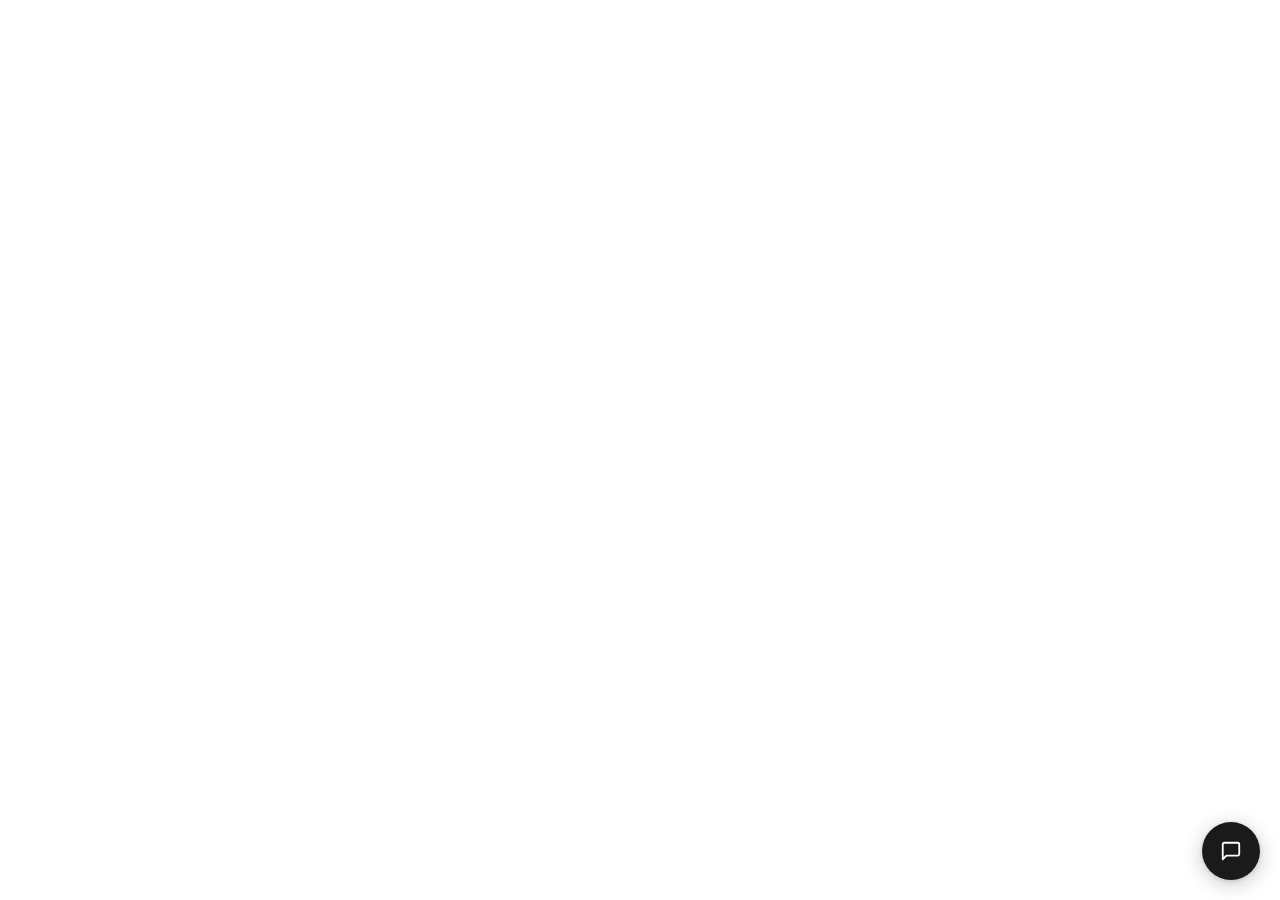
<file: templates/base_chatbot/index.html>
<!DOCTYPE html>
<html lang="en">
<head>
  <meta charset="UTF-8">
  <meta name="viewport" content="width=device-width, initial-scale=1.0">
  <title>Chat</title>
  <link id="google-fonts" rel="stylesheet" href="">
  <link rel="stylesheet" href="/static/chatbot-style.css">
</head>
<body>

  <!-- Floating toggle button -->
  <button id="chat-toggle" aria-label="Open chat">
    <span id="toggle-icon-open">
      <svg viewBox="0 0 24 24" fill="none"><path d="M21 15a2 2 0 0 1-2 2H7l-4 4V5a2 2 0 0 1 2-2h14a2 2 0 0 1 2 2z" stroke="currentColor" stroke-width="2" stroke-linejoin="round"/></svg>
    </span>
    <span id="toggle-icon-close">
      <svg viewBox="0 0 24 24" fill="none"><path d="M18 6L6 18M6 6l12 12" stroke="currentColor" stroke-width="2.5" stroke-linecap="round"/></svg>
    </span>
  </button>

  <!-- Chat panel -->
  <div id="chat-panel" aria-hidden="true">

    <div id="chat-header">
      <div id="chat-header-left">
        <div id="chat-avatar"></div>
        <div id="chat-header-info">
          <span id="chat-bot-name">Assistant</span>
          <span id="chat-status"><span class="status-dot"></span>Online</span>
        </div>
      </div>
    </div>

    <!-- Capture overlay: shown for Tier 2+ on first visit -->
    <div id="capture-overlay" hidden>
      <form id="capture-form" novalidate>
        <p id="capture-title">Avant de commencer</p>
        <p id="capture-subtitle">Entrez vos coordonnées pour démarrer la conversation.</p>
        <input type="text"  id="capture-name"  placeholder="Votre nom"   autocomplete="name">
        <input type="email" id="capture-email" placeholder="Votre email"  autocomplete="email">
        <button type="submit" id="capture-btn">Commencer →</button>
        <p id="capture-error" hidden></p>
      </form>
    </div>

    <div id="chat-messages" role="log" aria-live="polite"></div>

    <div id="typing-indicator" hidden>
      <div class="message bot">
        <div class="message-avatar" id="typing-avatar"></div>
        <div class="typing-dots"><span></span><span></span><span></span></div>
      </div>
    </div>

    <div id="error-banner" hidden></div>

    <div id="quick-replies" hidden></div>

    <div id="chat-input-area">
      <div class="input-wrap">
        <input type="text" id="chat-input" placeholder="Write a message…" autocomplete="off" maxlength="2000">
        <button id="send-btn" aria-label="Send">
          <svg viewBox="0 0 24 24" fill="none"><path d="M5 12H19M19 12L12 5M19 12L12 19" stroke="currentColor" stroke-width="2.5" stroke-linecap="round" stroke-linejoin="round"/></svg>
        </button>
      </div>
    </div>

  </div>

  <script src="/static/chatbot.js"></script>
</body>
</html>
</file>
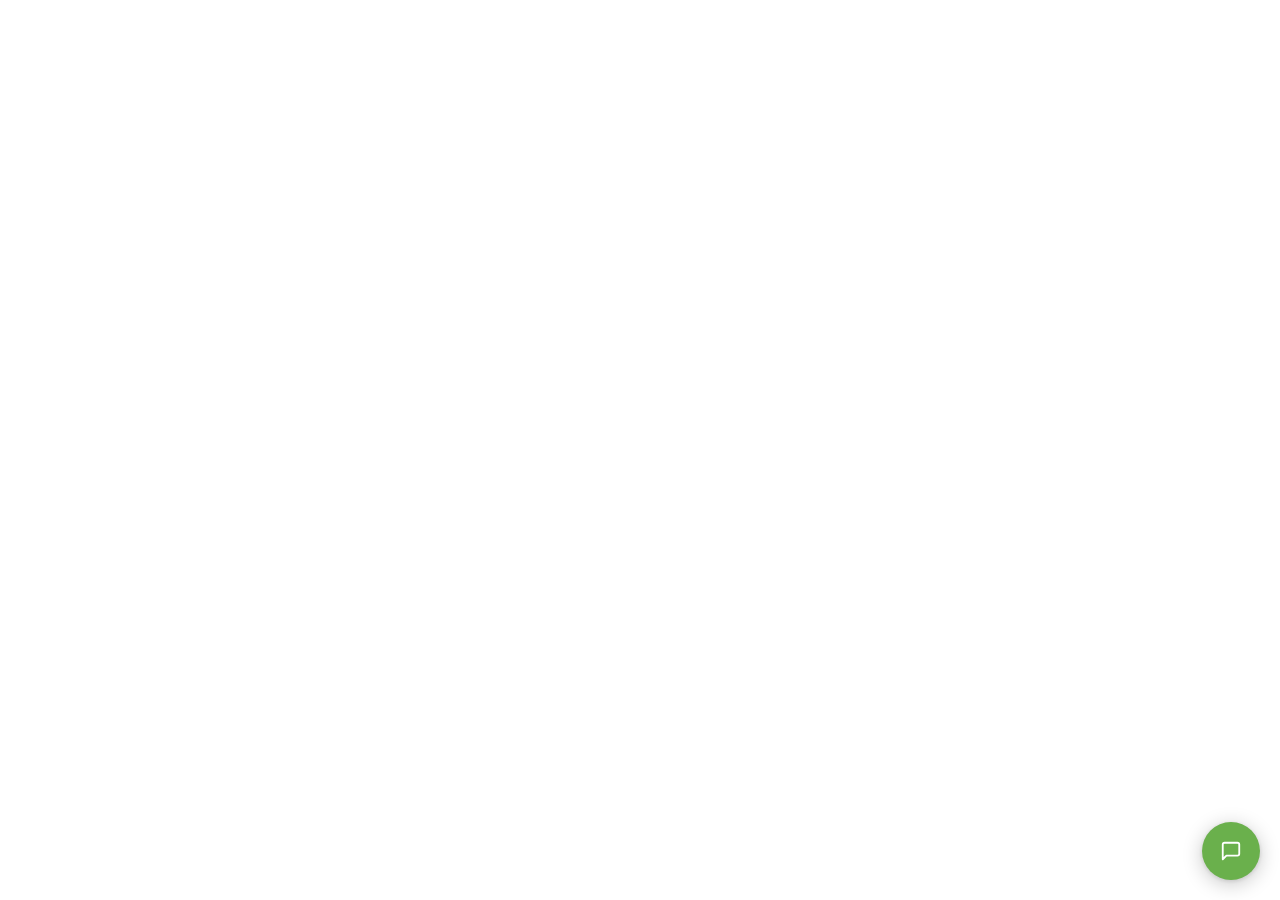
<file: clients/amenagement_paysager_rav/chatbot/index.html>
<!DOCTYPE html>
<html lang="en">
<head>
  <meta charset="UTF-8">
  <meta name="viewport" content="width=device-width, initial-scale=1.0">
  <title>Chat</title>
  <link id="google-fonts" rel="stylesheet" href="">
  <link rel="stylesheet" href="style.css">
</head>
<body>

  <!-- Floating toggle button -->
  <button id="chat-toggle" aria-label="Open chat">
    <span id="toggle-icon-open">
      <svg viewBox="0 0 24 24" fill="none"><path d="M21 15a2 2 0 0 1-2 2H7l-4 4V5a2 2 0 0 1 2-2h14a2 2 0 0 1 2 2z" stroke="currentColor" stroke-width="2" stroke-linejoin="round"/></svg>
    </span>
    <span id="toggle-icon-close">
      <svg viewBox="0 0 24 24" fill="none"><path d="M18 6L6 18M6 6l12 12" stroke="currentColor" stroke-width="2.5" stroke-linecap="round"/></svg>
    </span>
  </button>

  <!-- Chat panel -->
  <div id="chat-panel" aria-hidden="true">

    <div id="chat-header">
      <div id="chat-header-left">
        <div id="chat-avatar"></div>
        <div id="chat-header-info">
          <span id="chat-bot-name">Assistant</span>
          <span id="chat-status"><span class="status-dot"></span>Online</span>
        </div>
      </div>
    </div>

    <!-- Capture overlay: shown for Tier 2+ on first visit -->
    <div id="capture-overlay" hidden>
      <form id="capture-form" novalidate>
        <p id="capture-title">Avant de commencer</p>
        <p id="capture-subtitle">Entrez vos coordonnées pour démarrer la conversation.</p>
        <input type="text"  id="capture-name"  placeholder="Votre nom"   autocomplete="name">
        <input type="email" id="capture-email" placeholder="Votre email"  autocomplete="email">
        <button type="submit" id="capture-btn">Commencer →</button>
        <p id="capture-error" hidden></p>
      </form>
    </div>

    <div id="chat-messages" role="log" aria-live="polite"></div>

    <div id="typing-indicator" hidden>
      <div class="message bot">
        <div class="message-avatar" id="typing-avatar"></div>
        <div class="typing-dots"><span></span><span></span><span></span></div>
      </div>
    </div>

    <div id="error-banner" hidden></div>

    <div id="quick-replies" hidden></div>

    <div id="chat-input-area">
      <div class="input-wrap">
        <input type="text" id="chat-input" placeholder="Write a message…" autocomplete="off" maxlength="2000">
        <button id="send-btn" aria-label="Send">
          <svg viewBox="0 0 24 24" fill="none"><path d="M5 12H19M19 12L12 5M19 12L12 19" stroke="currentColor" stroke-width="2.5" stroke-linecap="round" stroke-linejoin="round"/></svg>
        </button>
      </div>
    </div>

  </div>

  <script src="chatbot.js"></script>
</body>
</html>
</file>
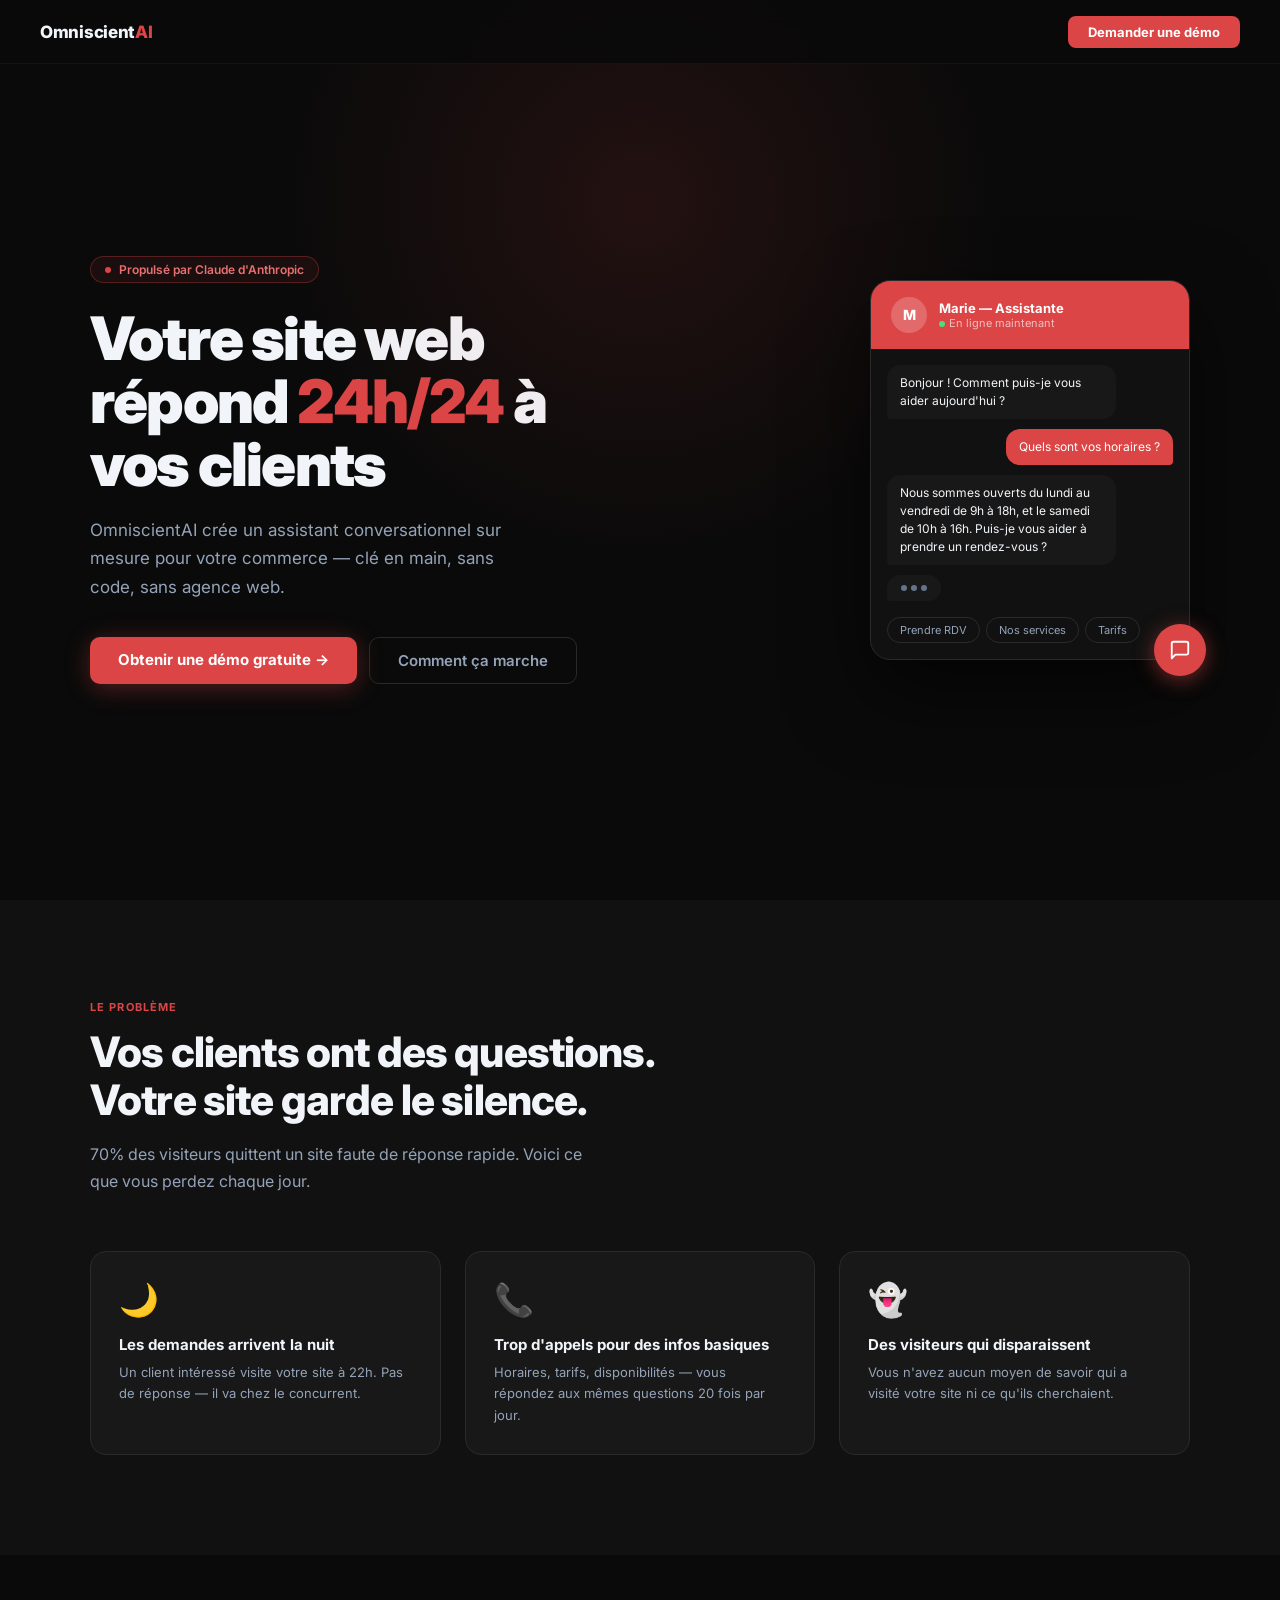
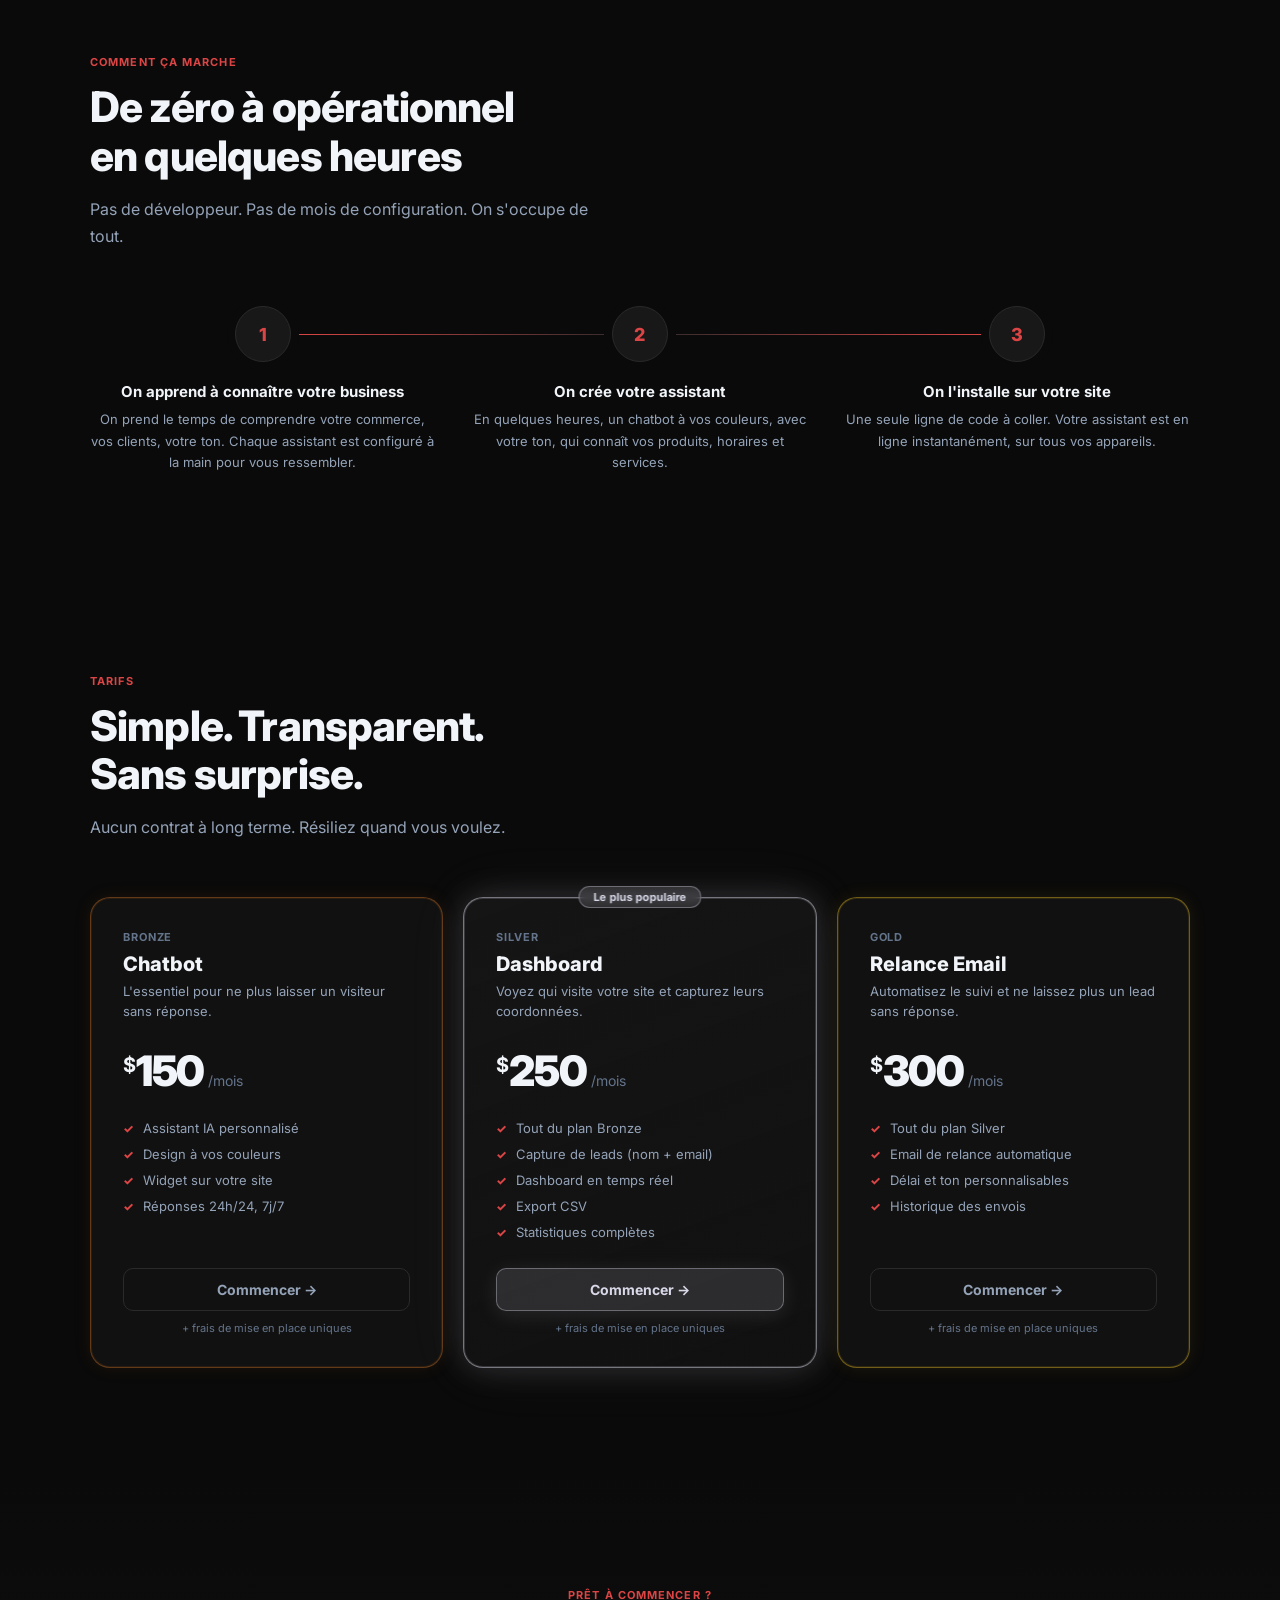
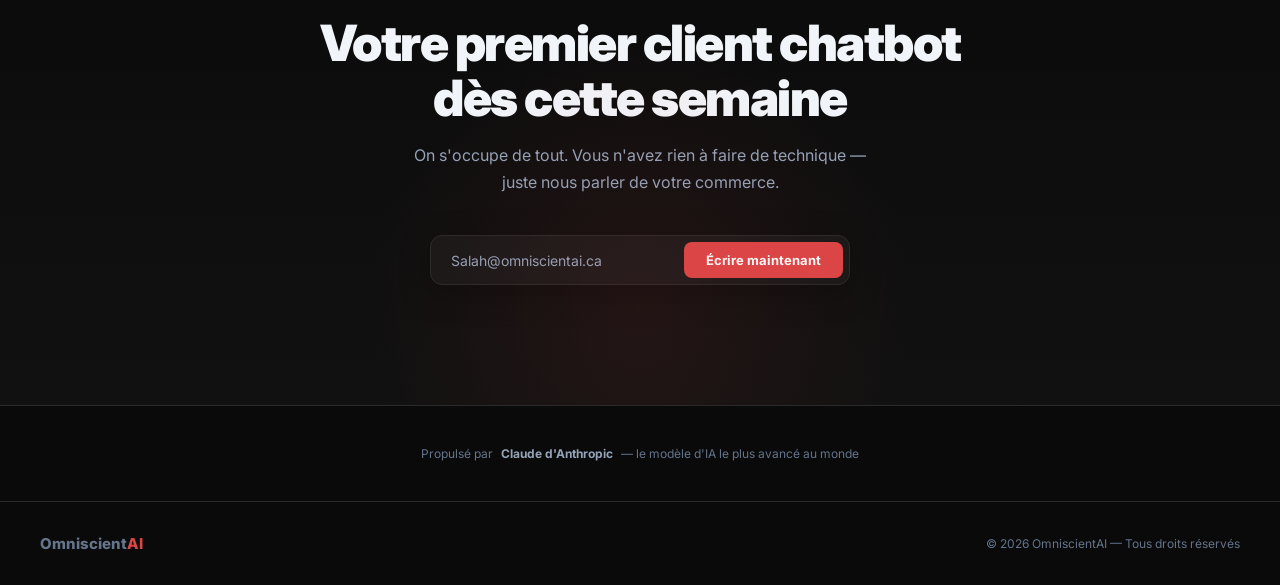
<file: templates/landing.html>
<!DOCTYPE html>
<html lang="fr">
<head>
<meta charset="UTF-8">
<meta name="viewport" content="width=device-width,initial-scale=1">
<title>OmniscientAI — Le chatbot IA pour votre commerce</title>
<meta name="description" content="Transformez votre site web en vendeur 24h/24. OmniscientAI crée un chatbot personnalisé pour votre commerce, sur mesure et clé en main.">
<link rel="preconnect" href="https://fonts.googleapis.com">
<link href="https://fonts.googleapis.com/css2?family=Inter:wght@400;500;600;700;800;900&display=swap" rel="stylesheet">
<style>
*, *::before, *::after { box-sizing: border-box; margin: 0; padding: 0; }

:root {
  --red:    #dc4545;
  --red-dk: #b83535;
  --bg:     #0a0a0a;
  --s1:     #111111;
  --s2:     #181818;
  --s3:     #222222;
  --border: #2a2a2a;
  --text:   #f1f5f9;
  --muted:  #64748b;
  --subtle: #94a3b8;
}

html { scroll-behavior: smooth; }
body { font-family: 'Inter', sans-serif; background: var(--bg); color: var(--text); -webkit-font-smoothing: antialiased; overflow-x: hidden; }

a { text-decoration: none; color: inherit; }

/* ── NAV ─────────────────────────────────────────────────────── */
nav {
  position: fixed; top: 0; left: 0; right: 0; z-index: 100;
  display: flex; align-items: center; justify-content: space-between;
  padding: 0 40px; height: 64px;
  background: rgba(10,10,10,.85); backdrop-filter: blur(12px);
  border-bottom: 1px solid rgba(255,255,255,.04);
}
.nav-logo { font-size: 17px; font-weight: 800; letter-spacing: -.3px; }
.nav-logo span { color: var(--red); }
.nav-cta {
  background: var(--red); color: #fff;
  padding: 8px 20px; border-radius: 8px;
  font-size: 13px; font-weight: 700;
  transition: background .15s, transform .1s;
}
.nav-cta:hover { background: var(--red-dk); transform: translateY(-1px); }

/* ── HERO ────────────────────────────────────────────────────── */
.hero {
  min-height: 100vh;
  display: flex; align-items: center; justify-content: center;
  padding: 120px 40px 80px;
  position: relative; overflow: hidden;
}
.hero-glow {
  position: absolute; top: -200px; left: 50%; transform: translateX(-50%);
  width: 800px; height: 800px;
  background: radial-gradient(circle, rgba(220,69,69,.12) 0%, transparent 65%);
  pointer-events: none;
}
.hero-inner {
  max-width: 1100px; width: 100%; margin: 0 auto;
  display: grid; grid-template-columns: 1fr 1fr; gap: 64px; align-items: center;
}
.hero-badge {
  display: inline-flex; align-items: center; gap: 8px;
  padding: 5px 14px; border-radius: 99px;
  border: 1px solid rgba(220,69,69,.3);
  background: rgba(220,69,69,.08);
  font-size: 12px; font-weight: 600; color: #e87070;
  margin-bottom: 24px;
}
.hero-badge-dot { width: 6px; height: 6px; border-radius: 50%; background: var(--red); animation: pulse 2s infinite; }
@keyframes pulse { 0%,100%{opacity:1;transform:scale(1)} 50%{opacity:.5;transform:scale(.8)} }

.hero h1 { font-size: clamp(38px,5vw,60px); font-weight: 900; line-height: 1.05; letter-spacing: -.03em; margin-bottom: 20px; }
.hero h1 em { font-style: normal; color: var(--red); }
.hero p { font-size: 17px; color: var(--subtle); line-height: 1.65; margin-bottom: 36px; max-width: 440px; }
.hero-btns { display: flex; gap: 12px; flex-wrap: wrap; }
.btn-primary {
  background: var(--red); color: #fff;
  padding: 13px 28px; border-radius: 10px;
  font-size: 15px; font-weight: 700;
  transition: background .15s, transform .1s, box-shadow .15s;
  box-shadow: 0 4px 24px rgba(220,69,69,.35);
}
.btn-primary:hover { background: var(--red-dk); transform: translateY(-2px); box-shadow: 0 8px 32px rgba(220,69,69,.45); }
.btn-ghost {
  border: 1px solid var(--border); color: var(--subtle);
  padding: 13px 28px; border-radius: 10px;
  font-size: 15px; font-weight: 600;
  transition: border-color .15s, color .15s;
}
.btn-ghost:hover { border-color: var(--muted); color: var(--text); }

/* ── CHATBOT MOCKUP ──────────────────────────────────────────── */
.mockup {
  position: relative; display: flex; justify-content: flex-end;
}
.mockup-card {
  width: 320px; background: var(--s1);
  border: 1px solid var(--border); border-radius: 20px;
  box-shadow: 0 32px 80px rgba(0,0,0,.6);
  overflow: hidden;
}
.mockup-header {
  background: var(--red); padding: 16px 20px;
  display: flex; align-items: center; gap: 12px;
}
.mockup-avatar {
  width: 36px; height: 36px; border-radius: 50%;
  background: rgba(255,255,255,.2);
  display: flex; align-items: center; justify-content: center;
  font-weight: 800; font-size: 14px; color: #fff; flex-shrink: 0;
}
.mockup-header-info { flex: 1; }
.mockup-header-name { font-size: 13px; font-weight: 700; color: #fff; }
.mockup-header-status { font-size: 11px; color: rgba(255,255,255,.65); }
.mockup-status-dot { display: inline-block; width: 6px; height: 6px; border-radius: 50%; background: #4ade80; margin-right: 4px; }

.mockup-body { padding: 16px; display: flex; flex-direction: column; gap: 10px; }
.mockup-msg { max-width: 80%; padding: 9px 13px; border-radius: 14px; font-size: 12px; line-height: 1.5; }
.mockup-msg.bot { background: var(--s2); color: var(--text); border-bottom-left-radius: 4px; }
.mockup-msg.user { background: var(--red); color: #fff; border-bottom-right-radius: 4px; align-self: flex-end; }
.mockup-typing { display: flex; gap: 4px; padding: 10px 14px; background: var(--s2); border-radius: 14px; border-bottom-left-radius: 4px; width: fit-content; }
.mockup-typing span { width: 6px; height: 6px; border-radius: 50%; background: var(--muted); animation: typing .9s infinite; }
.mockup-typing span:nth-child(2) { animation-delay: .15s; }
.mockup-typing span:nth-child(3) { animation-delay: .3s; }
@keyframes typing { 0%,60%,100%{transform:translateY(0);opacity:.4} 30%{transform:translateY(-5px);opacity:1} }

.mockup-quick { display: flex; gap: 6px; flex-wrap: wrap; padding: 0 16px 16px; }
.mockup-chip { padding: 5px 12px; border-radius: 99px; border: 1px solid var(--border); font-size: 11px; color: var(--subtle); }

.mockup-bubble {
  position: absolute; bottom: -16px; right: -16px;
  width: 52px; height: 52px; border-radius: 50%;
  background: var(--red); box-shadow: 0 4px 20px rgba(220,69,69,.5);
  display: flex; align-items: center; justify-content: center;
}
.mockup-bubble svg { width: 22px; height: 22px; }

/* ── SECTION BASE ────────────────────────────────────────────── */
section { padding: 100px 40px; }
.section-inner { max-width: 1100px; margin: 0 auto; }
.section-label { font-size: 11px; font-weight: 700; color: var(--red); text-transform: uppercase; letter-spacing: .1em; margin-bottom: 14px; }
.section-title { font-size: clamp(28px,3.5vw,42px); font-weight: 800; letter-spacing: -.02em; line-height: 1.15; margin-bottom: 16px; }
.section-sub { font-size: 16px; color: var(--subtle); line-height: 1.7; max-width: 520px; }

/* ── PAIN POINTS ─────────────────────────────────────────────── */
.pain { background: var(--s1); }
.pain-grid { display: grid; grid-template-columns: repeat(3,1fr); gap: 24px; margin-top: 56px; }
.pain-card {
  background: var(--s2); border: 1px solid var(--border); border-radius: 16px;
  padding: 28px; transition: border-color .2s, transform .2s;
}
.pain-card:hover { border-color: rgba(220,69,69,.3); transform: translateY(-4px); }
.pain-emoji { font-size: 32px; margin-bottom: 16px; }
.pain-card h3 { font-size: 15px; font-weight: 700; margin-bottom: 8px; }
.pain-card p { font-size: 13px; color: var(--subtle); line-height: 1.65; }

/* ── HOW IT WORKS ────────────────────────────────────────────── */
.how-grid { display: grid; grid-template-columns: repeat(3,1fr); gap: 32px; margin-top: 56px; position: relative; }
.how-grid::before {
  content: '';
  position: absolute; top: 28px; left: calc(16.6% + 16px); right: calc(16.6% + 16px);
  height: 1px; background: linear-gradient(90deg, var(--red), var(--border), var(--red));
}
.how-step { text-align: center; position: relative; }
.how-num {
  width: 56px; height: 56px; border-radius: 50%;
  background: var(--s2); border: 1px solid var(--border);
  display: flex; align-items: center; justify-content: center;
  font-size: 18px; font-weight: 800; color: var(--red);
  margin: 0 auto 20px; position: relative; z-index: 1;
  box-shadow: 0 0 0 8px var(--bg);
}
.how-step h3 { font-size: 15px; font-weight: 700; margin-bottom: 8px; }
.how-step p { font-size: 13px; color: var(--subtle); line-height: 1.65; }

/* ── FEATURES ────────────────────────────────────────────────── */
.features { background: var(--s1); }
.features-grid { display: grid; grid-template-columns: repeat(3,1fr); gap: 20px; margin-top: 56px; }
.feature-card {
  background: var(--s2); border: 1px solid var(--border); border-radius: 16px;
  padding: 28px;
}
.feature-card.featured {
  border-color: rgba(220,69,69,.4);
  background: linear-gradient(135deg, rgba(220,69,69,.06), var(--s2));
}
.feat-tier { font-size: 11px; font-weight: 700; color: var(--red); text-transform: uppercase; letter-spacing: .08em; margin-bottom: 10px; }
.feat-title { font-size: 19px; font-weight: 800; margin-bottom: 6px; }
.feat-sub { font-size: 13px; color: var(--subtle); margin-bottom: 20px; line-height: 1.5; }
.feat-list { list-style: none; display: flex; flex-direction: column; gap: 9px; }
.feat-list li { font-size: 13px; color: var(--subtle); display: flex; align-items: flex-start; gap: 9px; }
.feat-list li::before { content: '✓'; color: var(--red); font-weight: 800; font-size: 12px; margin-top: 1px; flex-shrink: 0; }

/* ── PRICING ─────────────────────────────────────────────────── */
.pricing-grid { display: grid; grid-template-columns: repeat(3,1fr); gap: 20px; margin-top: 56px; }
.price-card {
  background: var(--s1); border: 1px solid var(--border); border-radius: 20px;
  padding: 32px; display: flex; flex-direction: column;
  transition: transform .2s, box-shadow .2s;
  position: relative;
}
.price-card:hover { transform: translateY(-5px); }

/* Bronze */
.price-card.bronze {
  border-color: rgba(180,100,30,.5);
  box-shadow: 0 0 18px rgba(180,100,30,.1), 0 0 0 1px rgba(180,100,30,.15) inset;
}
.price-card.bronze:hover {
  box-shadow: 0 8px 32px rgba(180,100,30,.18), 0 0 0 1px rgba(180,100,30,.25) inset;
}
/* Silver — populaire, brille plus */
.price-card.silver {
  border-color: rgba(200,200,215,.55);
  background: linear-gradient(160deg, rgba(200,200,215,.06), var(--s1));
  box-shadow: 0 0 32px rgba(200,200,215,.18), 0 0 64px rgba(200,200,215,.07), 0 0 0 1px rgba(200,200,215,.2) inset;
  animation: silver-pulse 3s ease-in-out infinite;
}
@keyframes silver-pulse {
  0%,100% { box-shadow: 0 0 32px rgba(200,200,215,.18), 0 0 64px rgba(200,200,215,.07), 0 0 0 1px rgba(200,200,215,.2) inset; }
  50%      { box-shadow: 0 0 48px rgba(200,200,215,.28), 0 0 96px rgba(200,200,215,.12), 0 0 0 1px rgba(200,200,215,.3) inset; }
}
.price-card.silver:hover {
  box-shadow: 0 8px 48px rgba(200,200,215,.35), 0 0 96px rgba(200,200,215,.15), 0 0 0 1px rgba(200,200,215,.35) inset;
  animation: none;
}
/* Gold */
.price-card.gold {
  border-color: rgba(210,170,30,.5);
  box-shadow: 0 0 18px rgba(210,170,30,.1), 0 0 0 1px rgba(210,170,30,.15) inset;
}
.price-card.gold:hover {
  box-shadow: 0 8px 32px rgba(210,170,30,.2), 0 0 0 1px rgba(210,170,30,.28) inset;
}

.popular-badge {
  position: absolute; top: -12px; left: 50%; transform: translateX(-50%);
  background: rgba(200,200,215,.15); border: 1px solid rgba(200,200,215,.4); color: #d8d8e8;
  padding: 3px 14px; border-radius: 99px;
  font-size: 11px; font-weight: 700; white-space: nowrap;
  backdrop-filter: blur(4px);
}
.price-tier { font-size: 11px; font-weight: 700; color: var(--muted); text-transform: uppercase; letter-spacing: .08em; margin-bottom: 8px; }
.price-name { font-size: 20px; font-weight: 800; margin-bottom: 6px; }
.price-desc { font-size: 13px; color: var(--subtle); margin-bottom: 24px; line-height: 1.5; }
.price-amount { margin-bottom: 24px; }
.price-amount .amount { font-size: 42px; font-weight: 900; letter-spacing: -.03em; }
.price-amount .currency { font-size: 20px; font-weight: 700; vertical-align: top; margin-top: 8px; display: inline-block; }
.price-amount .period { font-size: 14px; color: var(--muted); }
.price-list { list-style: none; display: flex; flex-direction: column; gap: 10px; flex: 1; margin-bottom: 28px; }
.price-list li { font-size: 13px; color: var(--subtle); display: flex; gap: 9px; align-items: flex-start; }
.price-list li::before { content: '✓'; color: var(--red); font-weight: 800; font-size: 12px; margin-top: 1px; flex-shrink: 0; }
.price-cta {
  display: block; text-align: center;
  padding: 12px; border-radius: 10px;
  font-size: 14px; font-weight: 700;
  border: 1px solid var(--border); color: var(--subtle);
  transition: all .15s;
}
.price-cta:hover { border-color: var(--red); color: var(--red); }
.price-setup { font-size: 11px; color: var(--muted); text-align: center; margin-top: 10px; }
.price-card.silver .price-cta {
  background: rgba(200,200,215,.15); color: #d8d8e8;
  border-color: rgba(200,200,215,.4);
  box-shadow: 0 4px 20px rgba(200,200,215,.12);
}
.price-card.silver .price-cta:hover {
  background: rgba(200,200,215,.25); border-color: rgba(200,200,215,.6);
}

/* ── CTA FINAL ───────────────────────────────────────────────── */
.cta-section {
  text-align: center; padding: 120px 40px;
  background: linear-gradient(180deg, var(--bg), var(--s1));
  position: relative; overflow: hidden;
}
.cta-glow {
  position: absolute; bottom: -200px; left: 50%; transform: translateX(-50%);
  width: 600px; height: 600px;
  background: radial-gradient(circle, rgba(220,69,69,.1) 0%, transparent 65%);
  pointer-events: none;
}
.cta-section h2 { font-size: clamp(30px,4vw,50px); font-weight: 900; letter-spacing: -.03em; margin-bottom: 16px; line-height: 1.1; }
.cta-section p { font-size: 16px; color: var(--subtle); margin-bottom: 40px; line-height: 1.65; max-width: 480px; margin-left: auto; margin-right: auto; }
.cta-email {
  display: inline-flex; align-items: center; gap: 12px;
  background: var(--s2); border: 1px solid var(--border); border-radius: 12px;
  padding: 6px 6px 6px 20px; max-width: 420px; width: 100%;
  font-size: 14px; color: var(--subtle);
  box-shadow: 0 8px 32px rgba(0,0,0,.3);
}
.cta-email a {
  background: var(--red); color: #fff;
  padding: 10px 22px; border-radius: 8px;
  font-size: 13px; font-weight: 700; white-space: nowrap;
  margin-left: auto; flex-shrink: 0;
  transition: background .15s;
}
.cta-email a:hover { background: var(--red-dk); }

/* ── POWERED BY ──────────────────────────────────────────────── */
.powered {
  text-align: center; padding: 40px;
  border-top: 1px solid var(--border);
  font-size: 12px; color: var(--muted);
  display: flex; align-items: center; justify-content: center; gap: 8px;
}
.powered strong { color: var(--subtle); }

/* ── FOOTER ──────────────────────────────────────────────────── */
footer {
  border-top: 1px solid var(--border);
  padding: 32px 40px;
  display: flex; align-items: center; justify-content: space-between;
  font-size: 12px; color: var(--muted);
}
.footer-logo { font-size: 15px; font-weight: 800; }
.footer-logo span { color: var(--red); }

/* ── RESPONSIVE ──────────────────────────────────────────────── */
@media (max-width: 900px) {
  .hero-inner { grid-template-columns: 1fr; gap: 48px; }
  .mockup { justify-content: center; }
  .pain-grid, .how-grid, .features-grid, .pricing-grid { grid-template-columns: 1fr; }
  .how-grid::before { display: none; }
  nav { padding: 0 20px; }
  section { padding: 72px 20px; }
}
</style>
</head>
<body>

<!-- NAV -->
<nav>
  <div class="nav-logo">Omniscient<span>AI</span></div>
  <a href="mailto:Salah@omniscientai.ca" class="nav-cta">Demander une démo</a>
</nav>

<!-- HERO -->
<section class="hero">
  <div class="hero-glow"></div>
  <div class="hero-inner">
    <div>
      <div class="hero-badge">
        <span class="hero-badge-dot"></span>
        Propulsé par Claude d'Anthropic
      </div>
      <h1>Votre site web répond <em>24h/24</em> à vos clients</h1>
      <p>OmniscientAI crée un assistant conversationnel sur mesure pour votre commerce — clé en main, sans code, sans agence web.</p>
      <div class="hero-btns">
        <a href="mailto:Salah@omniscientai.ca" class="btn-primary">Obtenir une démo gratuite →</a>
        <a href="#comment" class="btn-ghost">Comment ça marche</a>
      </div>
    </div>
    <div class="mockup">
      <div class="mockup-card">
        <div class="mockup-header">
          <div class="mockup-avatar">M</div>
          <div class="mockup-header-info">
            <div class="mockup-header-name">Marie — Assistante</div>
            <div class="mockup-header-status"><span class="mockup-status-dot"></span>En ligne maintenant</div>
          </div>
        </div>
        <div class="mockup-body">
          <div class="mockup-msg bot">Bonjour ! Comment puis-je vous aider aujourd'hui ?</div>
          <div class="mockup-msg user">Quels sont vos horaires ?</div>
          <div class="mockup-msg bot">Nous sommes ouverts du lundi au vendredi de 9h à 18h, et le samedi de 10h à 16h. Puis-je vous aider à prendre un rendez-vous ?</div>
          <div class="mockup-typing">
            <span></span><span></span><span></span>
          </div>
        </div>
        <div class="mockup-quick">
          <span class="mockup-chip">Prendre RDV</span>
          <span class="mockup-chip">Nos services</span>
          <span class="mockup-chip">Tarifs</span>
        </div>
      </div>
      <div class="mockup-bubble">
        <svg fill="none" viewBox="0 0 24 24" stroke="#fff" stroke-width="2"><path stroke-linecap="round" stroke-linejoin="round" d="M21 15a2 2 0 0 1-2 2H7l-4 4V5a2 2 0 0 1 2-2h14a2 2 0 0 1 2 2z"/></svg>
      </div>
    </div>
  </div>
</section>

<!-- PAIN POINTS -->
<section class="pain">
  <div class="section-inner">
    <div class="section-label">Le problème</div>
    <h2 class="section-title">Vos clients ont des questions.<br>Votre site garde le silence.</h2>
    <p class="section-sub">70% des visiteurs quittent un site faute de réponse rapide. Voici ce que vous perdez chaque jour.</p>
    <div class="pain-grid">
      <div class="pain-card">
        <div class="pain-emoji">🌙</div>
        <h3>Les demandes arrivent la nuit</h3>
        <p>Un client intéressé visite votre site à 22h. Pas de réponse — il va chez le concurrent.</p>
      </div>
      <div class="pain-card">
        <div class="pain-emoji">📞</div>
        <h3>Trop d'appels pour des infos basiques</h3>
        <p>Horaires, tarifs, disponibilités — vous répondez aux mêmes questions 20 fois par jour.</p>
      </div>
      <div class="pain-card">
        <div class="pain-emoji">👻</div>
        <h3>Des visiteurs qui disparaissent</h3>
        <p>Vous n'avez aucun moyen de savoir qui a visité votre site ni ce qu'ils cherchaient.</p>
      </div>
    </div>
  </div>
</section>

<!-- HOW IT WORKS -->
<section id="comment">
  <div class="section-inner">
    <div class="section-label">Comment ça marche</div>
    <h2 class="section-title">De zéro à opérationnel<br>en quelques heures</h2>
    <p class="section-sub">Pas de développeur. Pas de mois de configuration. On s'occupe de tout.</p>
    <div class="how-grid">
      <div class="how-step">
        <div class="how-num">1</div>
        <h3>On apprend à connaître votre business</h3>
        <p>On prend le temps de comprendre votre commerce, vos clients, votre ton. Chaque assistant est configuré à la main pour vous ressembler.</p>
      </div>
      <div class="how-step">
        <div class="how-num">2</div>
        <h3>On crée votre assistant</h3>
        <p>En quelques heures, un chatbot à vos couleurs, avec votre ton, qui connaît vos produits, horaires et services.</p>
      </div>
      <div class="how-step">
        <div class="how-num">3</div>
        <h3>On l'installe sur votre site</h3>
        <p>Une seule ligne de code à coller. Votre assistant est en ligne instantanément, sur tous vos appareils.</p>
      </div>
    </div>
  </div>
</section>

<!-- PRICING -->
<section id="tarifs">
  <div class="section-inner">
    <div class="section-label">Tarifs</div>
    <h2 class="section-title">Simple. Transparent.<br>Sans surprise.</h2>
    <p class="section-sub">Aucun contrat à long terme. Résiliez quand vous voulez.</p>
    <div class="pricing-grid">
      <div class="price-card bronze">
        <div class="price-tier">Bronze</div>
        <div class="price-name">Chatbot</div>
        <div class="price-desc">L'essentiel pour ne plus laisser un visiteur sans réponse.</div>
        <div class="price-amount">
          <span class="currency">$</span><span class="amount">150</span>
          <span class="period">/mois</span>
        </div>
        <ul class="price-list">
          <li>Assistant IA personnalisé</li>
          <li>Design à vos couleurs</li>
          <li>Widget sur votre site</li>
          <li>Réponses 24h/24, 7j/7</li>
        </ul>
        <a href="mailto:Salah@omniscientai.ca" class="price-cta">Commencer →</a>
        <p class="price-setup">+ frais de mise en place uniques</p>
      </div>
      <div class="price-card silver">
        <div class="popular-badge">Le plus populaire</div>
        <div class="price-tier">Silver</div>
        <div class="price-name">Dashboard</div>
        <div class="price-desc">Voyez qui visite votre site et capturez leurs coordonnées.</div>
        <div class="price-amount">
          <span class="currency">$</span><span class="amount">250</span>
          <span class="period">/mois</span>
        </div>
        <ul class="price-list">
          <li>Tout du plan Bronze</li>
          <li>Capture de leads (nom + email)</li>
          <li>Dashboard en temps réel</li>
          <li>Export CSV</li>
          <li>Statistiques complètes</li>
        </ul>
        <a href="mailto:Salah@omniscientai.ca" class="price-cta">Commencer →</a>
        <p class="price-setup">+ frais de mise en place uniques</p>
      </div>
      <div class="price-card gold">
        <div class="price-tier">Gold</div>
        <div class="price-name">Relance Email</div>
        <div class="price-desc">Automatisez le suivi et ne laissez plus un lead sans réponse.</div>
        <div class="price-amount">
          <span class="currency">$</span><span class="amount">300</span>
          <span class="period">/mois</span>
        </div>
        <ul class="price-list">
          <li>Tout du plan Silver</li>
          <li>Email de relance automatique</li>
          <li>Délai et ton personnalisables</li>
          <li>Historique des envois</li>
        </ul>
        <a href="mailto:Salah@omniscientai.ca" class="price-cta">Commencer →</a>
        <p class="price-setup">+ frais de mise en place uniques</p>
      </div>
    </div>
  </div>
</section>

<!-- CTA FINAL -->
<section class="cta-section">
  <div class="cta-glow"></div>
  <div class="section-label">Prêt à commencer ?</div>
  <h2>Votre premier client chatbot<br>dès cette semaine</h2>
  <p>On s'occupe de tout. Vous n'avez rien à faire de technique — juste nous parler de votre commerce.</p>
  <div class="cta-email">
    Salah@omniscientai.ca
    <a href="mailto:Salah@omniscientai.ca">Écrire maintenant</a>
  </div>
</section>

<!-- POWERED BY -->
<div class="powered">
  Propulsé par <strong>Claude d'Anthropic</strong> — le modèle d'IA le plus avancé au monde
</div>

<!-- FOOTER -->
<footer>
  <div class="footer-logo">Omniscient<span>AI</span></div>
  <div>© 2026 OmniscientAI — Tous droits réservés</div>
</footer>

</body>
</html>
</file>
<file: static/chatbot-style.css>
/* ===================================================================
   BASE CHATBOT TEMPLATE — style.css  (2024 floating widget)
   All visual properties are CSS variables — theme via config.json.
   Never hardcode client-specific values here.
   =================================================================== */

:root {
  /* ── Brand (overridden per client) ─────────────────────────────── */
  --color-primary:          #1a1a1a;
  --color-primary-dark:     #000000;
  --color-primary-contrast: #ffffff;

  /* ── Surfaces ──────────────────────────────────────────────────── */
  --color-bg:               #ffffff;
  --color-surface:          #f6f7f9;
  --color-border:           #eaecef;
  --color-border-light:     #f3f4f6;

  /* ── Text ──────────────────────────────────────────────────────── */
  --color-text:             #111318;
  --color-text-muted:       #8d95a3;

  /* ── Bubbles ───────────────────────────────────────────────────── */
  --color-bot-bubble:       #f0f2f5;
  --color-bot-text:         #111318;
  --color-user-bubble:      var(--color-primary);
  --color-user-text:        var(--color-primary-contrast);

  /* ── Header ────────────────────────────────────────────────────── */
  --color-header-bg:        var(--color-primary);
  --color-header-text:      var(--color-primary-contrast);
  --color-header-subtext:   rgba(255,255,255,0.58);

  /* ── Input / Send ──────────────────────────────────────────────── */
  --color-send-bg:          var(--color-primary);
  --color-send-hover:       var(--color-primary-dark);
  --color-send-icon:        #ffffff;

  /* ── Avatar ────────────────────────────────────────────────────── */
  --color-avatar-bg:        var(--color-primary);
  --color-avatar-text:      #ffffff;

  /* ── Status / Error ────────────────────────────────────────────── */
  --color-status-dot:       #34d399;
  --color-error-bg:         #fff1f1;
  --color-error-text:       #c0392b;
  --color-error-border:     #ffd5d5;

  /* ── Typography ────────────────────────────────────────────────── */
  --font-family:        'Inter', -apple-system, BlinkMacSystemFont, sans-serif;
  --font-size-xs:       11px;
  --font-size-sm:       13px;
  --font-size-base:     14px;
  --font-size-md:       15px;
  --font-weight-normal: 400;
  --font-weight-medium: 500;
  --font-weight-bold:   600;

  /* ── Shape ─────────────────────────────────────────────────────── */
  --radius-panel:       20px;
  --radius-bubble:      16px;
  --radius-bubble-tip:  4px;
  --radius-input:       24px;
  --radius-full:        9999px;

  /* ── Widget dimensions ─────────────────────────────────────────── */
  --panel-w:   380px;
  --panel-h:   560px;
  --btn-size:  58px;
  --gap:       20px;

  /* ── Motion ────────────────────────────────────────────────────── */
  --transition: 0.16s ease;
}

/* ── Reset ──────────────────────────────────────────────────────── */
*, *::before, *::after { box-sizing: border-box; margin: 0; padding: 0; }

html, body {
  width: 100%; height: 100%;
  overflow: hidden;
  background: transparent;
  font-family: var(--font-family);
  -webkit-font-smoothing: antialiased;
}

/* ── Toggle button ──────────────────────────────────────────────── */
#chat-toggle {
  position: fixed;
  bottom: var(--gap);
  right: var(--gap);
  width: var(--btn-size);
  height: var(--btn-size);
  border-radius: var(--radius-full);
  background: var(--color-primary);
  color: var(--color-primary-contrast);
  border: none;
  cursor: pointer;
  display: flex;
  align-items: center;
  justify-content: center;
  box-shadow: 0 4px 20px rgba(0,0,0,0.22), 0 1px 4px rgba(0,0,0,0.12);
  transition: transform 0.2s cubic-bezier(0.34,1.56,0.64,1),
              background var(--transition),
              box-shadow var(--transition);
  z-index: 100;
}

#chat-toggle:hover {
  transform: scale(1.08);
  box-shadow: 0 6px 28px rgba(0,0,0,0.28);
}
#chat-toggle:active { transform: scale(0.94); }
#chat-toggle svg    { width: 22px; height: 22px; }

@keyframes chat-nudge {
  0%,100% { transform: translateY(0)   scale(1)    }
  18%     { transform: translateY(-9px) scale(1.07) }
  32%     { transform: translateY(0)   scale(1)    }
  46%     { transform: translateY(-5px) scale(1.03) }
  60%     { transform: translateY(0)   scale(1)    }
}
@keyframes chat-glow {
  0%,100% { box-shadow: 0 4px 20px rgba(0,0,0,.22), 0 1px 4px rgba(0,0,0,.12) }
  25%     { box-shadow: 0 4px 20px rgba(0,0,0,.22), 0 0 0 10px rgba(255,255,255,.15), 0 0 28px rgba(0,0,0,.35) }
  55%     { box-shadow: 0 4px 20px rgba(0,0,0,.22), 0 1px 4px rgba(0,0,0,.12) }
}
#chat-toggle.idle-bounce {
  animation: chat-nudge .9s ease, chat-glow .9s ease;
}

#toggle-icon-open,
#toggle-icon-close { display: flex; align-items: center; justify-content: center; }

#toggle-icon-close              { display: none; }
body.panel-open #toggle-icon-open  { display: none; }
body.panel-open #toggle-icon-close { display: flex; }

/* ── Chat panel ─────────────────────────────────────────────────── */
#chat-panel {
  position: fixed;
  bottom: calc(var(--gap) + var(--btn-size) + 12px);
  right: var(--gap);
  width: var(--panel-w);
  height: var(--panel-h);
  background: var(--color-bg);
  border-radius: var(--radius-panel);
  box-shadow: 0 8px 48px rgba(0,0,0,0.16), 0 2px 8px rgba(0,0,0,0.08);
  display: flex;
  flex-direction: column;
  overflow: hidden;
  z-index: 99;

  opacity: 0;
  transform: translateY(16px) scale(0.97);
  pointer-events: none;
  transition: opacity 0.22s ease,
              transform 0.26s cubic-bezier(0.34,1.4,0.64,1);
  transform-origin: bottom right;
}

body.panel-open #chat-panel {
  opacity: 1;
  transform: none;
  pointer-events: all;
}

/* ── Header ─────────────────────────────────────────────────────── */
#chat-header {
  display: flex;
  align-items: center;
  padding: 0 18px;
  height: 64px;
  min-height: 64px;
  background: var(--color-header-bg);
  flex-shrink: 0;
  border-radius: var(--radius-panel) var(--radius-panel) 0 0;
}

#chat-header-left { display: flex; align-items: center; gap: 12px; min-width: 0; }

#chat-avatar {
  width: 38px;
  height: 38px;
  border-radius: var(--radius-full);
  background: rgba(255,255,255,0.15);
  display: flex;
  align-items: center;
  justify-content: center;
  font-weight: var(--font-weight-bold);
  font-size: 15px;
  color: var(--color-header-text);
  flex-shrink: 0;
  overflow: hidden;
  outline: 2px solid rgba(255,255,255,0.2);
  outline-offset: 1px;
}

#chat-avatar img        { width: 100%; height: 100%; object-fit: contain; }
#chat-avatar img.invert { filter: invert(1); }

#chat-header-info { display: flex; flex-direction: column; gap: 1px; min-width: 0; }

#chat-bot-name {
  font-size: var(--font-size-md);
  font-weight: var(--font-weight-bold);
  color: var(--color-header-text);
  white-space: nowrap;
  overflow: hidden;
  text-overflow: ellipsis;
  letter-spacing: -0.01em;
}

#chat-status {
  display: flex;
  align-items: center;
  gap: 5px;
  font-size: var(--font-size-xs);
  color: var(--color-header-subtext);
}

.status-dot {
  width: 6px; height: 6px;
  border-radius: var(--radius-full);
  background: var(--color-status-dot);
  flex-shrink: 0;
  animation: pulse 2.5s ease-in-out infinite;
}

@keyframes pulse {
  0%, 100% { box-shadow: 0 0 0 0   rgba(52,211,153,0.5); }
  50%       { box-shadow: 0 0 0 4px rgba(52,211,153,0);   }
}

/* ── Messages ────────────────────────────────────────────────────── */
#chat-messages {
  flex: 1;
  overflow-y: auto;
  padding: 16px 14px 8px;
  display: flex;
  flex-direction: column;
  gap: 6px;
  scroll-behavior: smooth;
  background: var(--color-bg);
  font-size: var(--font-size-base);
  color: var(--color-text);
  line-height: 1.55;
}

#chat-messages::-webkit-scrollbar       { width: 3px; }
#chat-messages::-webkit-scrollbar-track { background: transparent; }
#chat-messages::-webkit-scrollbar-thumb { background: var(--color-border); border-radius: var(--radius-full); }

/* ── Message rows ────────────────────────────────────────────────── */
.message {
  display: flex;
  align-items: flex-end;
  gap: 8px;
  animation: msgIn 0.22s cubic-bezier(0.34,1.4,0.64,1) forwards;
}

.message.user { flex-direction: row-reverse; }

.message.user + .message.bot,
.message.bot  + .message.user { margin-top: 6px; }

@keyframes msgIn {
  from { opacity: 0; transform: translateY(6px) scale(0.98); }
  to   { opacity: 1; transform: none; }
}

/* ── Avatar ─────────────────────────────────────────────────────── */
.message-avatar {
  width: 28px; height: 28px;
  border-radius: var(--radius-full);
  background: var(--color-avatar-bg);
  color: var(--color-avatar-text);
  display: flex;
  align-items: center;
  justify-content: center;
  font-size: 10px;
  font-weight: var(--font-weight-bold);
  flex-shrink: 0;
  overflow: hidden;
}

.message.user .message-avatar  { display: none; }
.message-avatar img             { width: 100%; height: 100%; object-fit: contain; }
.message-avatar img.invert      { filter: invert(1); }

/* ── Bubbles ─────────────────────────────────────────────────────── */
.message-bubble {
  max-width: 78%;
  padding: 9px 13px;
  word-break: break-word;
  line-height: 1.55;
}

.message.bot .message-bubble {
  background: var(--color-bot-bubble);
  color: var(--color-bot-text);
  border-radius: var(--radius-bubble) var(--radius-bubble) var(--radius-bubble) var(--radius-bubble-tip);
}

.message.user .message-bubble {
  background: var(--color-user-bubble);
  color: var(--color-user-text);
  border-radius: var(--radius-bubble) var(--radius-bubble) var(--radius-bubble-tip) var(--radius-bubble);
  box-shadow: 0 2px 8px rgba(0,0,0,0.14);
}

.message-bubble strong { font-weight: var(--font-weight-bold); }
.message-bubble em     { font-style: italic; }
.message-bubble a      { color: inherit; text-decoration: underline; opacity: 0.85; }

/* ── Typing ──────────────────────────────────────────────────────── */
#typing-indicator { padding: 0 14px 6px; }

.typing-dots {
  display: inline-flex;
  align-items: center;
  gap: 4px;
  background: var(--color-bot-bubble);
  padding: 11px 14px;
  border-radius: var(--radius-bubble) var(--radius-bubble) var(--radius-bubble) var(--radius-bubble-tip);
}

.typing-dots span {
  width: 6px; height: 6px;
  border-radius: var(--radius-full);
  background: var(--color-text-muted);
  animation: bounce 1.4s infinite ease-in-out;
}
.typing-dots span:nth-child(2) { animation-delay: .18s; }
.typing-dots span:nth-child(3) { animation-delay: .36s; }

@keyframes bounce {
  0%, 60%, 100% { transform: translateY(0);    opacity: 0.3; }
  30%           { transform: translateY(-5px); opacity: 1;   }
}

/* ── Error ───────────────────────────────────────────────────────── */
#error-banner {
  margin: 0 14px 6px;
  padding: 7px 12px;
  background: var(--color-error-bg);
  color: var(--color-error-text);
  border: 1px solid var(--color-error-border);
  border-radius: 8px;
  font-size: var(--font-size-sm);
  text-align: center;
}

/* ── Quick replies ───────────────────────────────────────────────── */
#quick-replies {
  display: flex;
  gap: 6px;
  padding: 8px 14px 0;
  overflow-x: auto;
  flex-shrink: 0;
  scrollbar-width: none;
}
#quick-replies::-webkit-scrollbar { display: none; }

.quick-reply-btn {
  white-space: nowrap;
  padding: 6px 12px;
  border-radius: var(--radius-full);
  border: 1.5px solid var(--color-primary);
  background: transparent;
  color: var(--color-primary);
  font-family: var(--font-family);
  font-size: var(--font-size-sm);
  font-weight: var(--font-weight-medium);
  cursor: pointer;
  flex-shrink: 0;
  transition: background var(--transition), color var(--transition);
}

.quick-reply-btn:hover {
  background: var(--color-primary);
  color: #ffffff;
}

/* ── Input ───────────────────────────────────────────────────────── */
#chat-input-area {
  padding: 10px 14px 14px;
  background: var(--color-bg);
  border-top: 1px solid var(--color-border-light);
  flex-shrink: 0;
}

.input-wrap {
  display: flex;
  align-items: center;
  background: var(--color-surface);
  border: 1.5px solid var(--color-border);
  border-radius: var(--radius-input);
  padding: 0 6px 0 16px;
  transition: border-color var(--transition), box-shadow var(--transition);
}

.input-wrap:focus-within {
  border-color: var(--color-primary);
  background: var(--color-bg);
  box-shadow: 0 0 0 3px rgba(0,0,0,0.06);
}

#chat-input {
  flex: 1;
  min-width: 0;
  padding: 10px 0;
  border: none;
  background: transparent;
  color: var(--color-text);
  font-family: var(--font-family);
  font-size: var(--font-size-base);
  outline: none;
}

#chat-input::placeholder { color: var(--color-text-muted); }

#send-btn {
  width: 32px; height: 32px;
  border-radius: var(--radius-full);
  background: var(--color-send-bg);
  color: var(--color-send-icon);
  border: none;
  cursor: pointer;
  display: flex;
  align-items: center;
  justify-content: center;
  flex-shrink: 0;
  transition: background var(--transition), transform var(--transition), opacity var(--transition);
}

#send-btn:hover:not(:disabled)  { background: var(--color-send-hover); transform: scale(1.08); }
#send-btn:active:not(:disabled) { transform: scale(0.92); }
#send-btn:disabled               { opacity: 0.3; cursor: not-allowed; }
#send-btn svg                    { width: 14px; height: 14px; }

/* ── Resize handle ───────────────────────────────────────────────── */
#resize-handle {
  position: absolute;
  width: 22px;
  height: 22px;
  color: var(--color-text-muted);
  opacity: 0;
  display: flex;
  align-items: center;
  justify-content: center;
  transition: opacity 0.2s;
  z-index: 10;
  border-radius: 4px;
}

#chat-panel:hover #resize-handle { opacity: 0.45; }
#resize-handle:hover              { opacity: 1 !important; background: rgba(0,0,0,0.05); }

#resize-handle svg { width: 12px; height: 12px; }

#resize-handle.rh-top.rh-left    { top: 4px;    left: 4px;   cursor: nwse-resize; }
#resize-handle.rh-top.rh-right   { top: 4px;    right: 4px;  cursor: nesw-resize; }
#resize-handle.rh-bottom.rh-left  { bottom: 4px; left: 4px;   cursor: nesw-resize; }
#resize-handle.rh-bottom.rh-right { bottom: 4px; right: 4px;  cursor: nwse-resize; }

/* ── Utils ───────────────────────────────────────────────────────── */
[hidden] { display: none !important; }

/* ── Capture overlay ─────────────────────────────────────────────── */
#capture-overlay {
  position: absolute;
  top: 64px; /* below the header */
  left: 0; right: 0; bottom: 0;
  z-index: 5;
  background: var(--color-bg);
  display: flex;
  align-items: center;
  justify-content: center;
  padding: 24px;
}

#capture-form {
  width: 100%;
  max-width: 280px;
  display: flex;
  flex-direction: column;
  gap: 10px;
}

#capture-title {
  font-size: 17px;
  font-weight: 700;
  color: var(--color-text);
  text-align: center;
}

#capture-subtitle {
  font-size: 13px;
  color: var(--color-text-muted);
  text-align: center;
  line-height: 1.4;
}

#capture-name,
#capture-email {
  width: 100%;
  padding: 10px 12px;
  border: 1.5px solid var(--color-border);
  border-radius: var(--radius-input);
  font-size: 14px;
  font-family: var(--font-family);
  color: var(--color-text);
  background: var(--color-surface);
  outline: none;
  transition: border-color var(--transition), box-shadow var(--transition);
}

#capture-name:focus,
#capture-email:focus {
  border-color: var(--color-primary);
  box-shadow: 0 0 0 3px rgba(0,0,0,0.06);
  background: var(--color-bg);
}

#capture-btn {
  width: 100%;
  padding: 11px;
  background: var(--color-primary);
  color: var(--color-primary-contrast);
  border: none;
  border-radius: var(--radius-input);
  font-size: 14px;
  font-weight: 600;
  font-family: var(--font-family);
  cursor: pointer;
  transition: background var(--transition), transform 0.1s;
}

#capture-btn:hover:not(:disabled) { background: var(--color-primary-dark); }
#capture-btn:active:not(:disabled) { transform: scale(0.98); }
#capture-btn:disabled { opacity: 0.6; cursor: not-allowed; }

#capture-error {
  font-size: 12px;
  color: var(--color-error-text);
  text-align: center;
}

@media (max-width: 440px) {
  :root { --panel-w: 100vw; --panel-h: 100dvh; --gap: 0px; }
  #chat-panel { bottom: 0; right: 0; border-radius: 0; }
  #chat-header { border-radius: 0; }
  #chat-toggle { bottom: 16px; right: 16px; }
}
</file>
<file: clients/amenagement_paysager_rav/chatbot/style.css>
/* ===================================================================
   BASE CHATBOT TEMPLATE — style.css  (2024 floating widget)
   All visual properties are CSS variables — theme via config.json.
   Never hardcode client-specific values here.
   =================================================================== */

:root {
  /* ── Brand (overridden per client) ─────────────────────────────── */
  --color-primary:          #1a1a1a;
  --color-primary-dark:     #000000;
  --color-primary-contrast: #ffffff;

  /* ── Surfaces ──────────────────────────────────────────────────── */
  --color-bg:               #ffffff;
  --color-surface:          #f6f7f9;
  --color-border:           #eaecef;
  --color-border-light:     #f3f4f6;

  /* ── Text ──────────────────────────────────────────────────────── */
  --color-text:             #111318;
  --color-text-muted:       #8d95a3;

  /* ── Bubbles ───────────────────────────────────────────────────── */
  --color-bot-bubble:       #f0f2f5;
  --color-bot-text:         #111318;
  --color-user-bubble:      var(--color-primary);
  --color-user-text:        var(--color-primary-contrast);

  /* ── Header ────────────────────────────────────────────────────── */
  --color-header-bg:        var(--color-primary);
  --color-header-text:      var(--color-primary-contrast);
  --color-header-subtext:   rgba(255,255,255,0.58);

  /* ── Input / Send ──────────────────────────────────────────────── */
  --color-send-bg:          var(--color-primary);
  --color-send-hover:       var(--color-primary-dark);
  --color-send-icon:        #ffffff;

  /* ── Avatar ────────────────────────────────────────────────────── */
  --color-avatar-bg:        var(--color-primary);
  --color-avatar-text:      #ffffff;

  /* ── Status / Error ────────────────────────────────────────────── */
  --color-status-dot:       #34d399;
  --color-error-bg:         #fff1f1;
  --color-error-text:       #c0392b;
  --color-error-border:     #ffd5d5;

  /* ── Typography ────────────────────────────────────────────────── */
  --font-family:        'Inter', -apple-system, BlinkMacSystemFont, sans-serif;
  --font-size-xs:       11px;
  --font-size-sm:       13px;
  --font-size-base:     14px;
  --font-size-md:       15px;
  --font-weight-normal: 400;
  --font-weight-medium: 500;
  --font-weight-bold:   600;

  /* ── Shape ─────────────────────────────────────────────────────── */
  --radius-panel:       20px;
  --radius-bubble:      16px;
  --radius-bubble-tip:  4px;
  --radius-input:       24px;
  --radius-full:        9999px;

  /* ── Widget dimensions ─────────────────────────────────────────── */
  --panel-w:   380px;
  --panel-h:   560px;
  --btn-size:  58px;
  --gap:       20px;

  /* ── Motion ────────────────────────────────────────────────────── */
  --transition: 0.16s ease;
}

/* ── Reset ──────────────────────────────────────────────────────── */
*, *::before, *::after { box-sizing: border-box; margin: 0; padding: 0; }

html, body {
  width: 100%; height: 100%;
  overflow: hidden;
  background: transparent;
  font-family: var(--font-family);
  -webkit-font-smoothing: antialiased;
}

/* ── Toggle button ──────────────────────────────────────────────── */
#chat-toggle {
  position: fixed;
  bottom: var(--gap);
  right: var(--gap);
  width: var(--btn-size);
  height: var(--btn-size);
  border-radius: var(--radius-full);
  background: var(--color-primary);
  color: var(--color-primary-contrast);
  border: none;
  cursor: pointer;
  display: flex;
  align-items: center;
  justify-content: center;
  box-shadow: 0 4px 20px rgba(0,0,0,0.22), 0 1px 4px rgba(0,0,0,0.12);
  transition: transform 0.2s cubic-bezier(0.34,1.56,0.64,1),
              background var(--transition),
              box-shadow var(--transition);
  z-index: 100;
}

#chat-toggle:hover {
  transform: scale(1.08);
  box-shadow: 0 6px 28px rgba(0,0,0,0.28);
}
#chat-toggle:active { transform: scale(0.94); }
#chat-toggle svg    { width: 22px; height: 22px; }

#toggle-icon-open,
#toggle-icon-close { display: flex; align-items: center; justify-content: center; }

#toggle-icon-close              { display: none; }
body.panel-open #toggle-icon-open  { display: none; }
body.panel-open #toggle-icon-close { display: flex; }

/* ── Chat panel ─────────────────────────────────────────────────── */
#chat-panel {
  position: fixed;
  bottom: calc(var(--gap) + var(--btn-size) + 12px);
  right: var(--gap);
  width: var(--panel-w);
  height: var(--panel-h);
  background: var(--color-bg);
  border-radius: var(--radius-panel);
  box-shadow: 0 8px 48px rgba(0,0,0,0.16), 0 2px 8px rgba(0,0,0,0.08);
  display: flex;
  flex-direction: column;
  overflow: hidden;
  z-index: 99;

  opacity: 0;
  transform: translateY(16px) scale(0.97);
  pointer-events: none;
  transition: opacity 0.22s ease,
              transform 0.26s cubic-bezier(0.34,1.4,0.64,1);
  transform-origin: bottom right;
}

body.panel-open #chat-panel {
  opacity: 1;
  transform: none;
  pointer-events: all;
}

/* ── Header ─────────────────────────────────────────────────────── */
#chat-header {
  display: flex;
  align-items: center;
  padding: 0 18px;
  height: 64px;
  min-height: 64px;
  background: var(--color-header-bg);
  flex-shrink: 0;
  border-radius: var(--radius-panel) var(--radius-panel) 0 0;
}

#chat-header-left { display: flex; align-items: center; gap: 12px; min-width: 0; }

#chat-avatar {
  width: 38px;
  height: 38px;
  border-radius: var(--radius-full);
  background: rgba(255,255,255,0.15);
  display: flex;
  align-items: center;
  justify-content: center;
  font-weight: var(--font-weight-bold);
  font-size: 15px;
  color: var(--color-header-text);
  flex-shrink: 0;
  overflow: hidden;
  outline: 2px solid rgba(255,255,255,0.2);
  outline-offset: 1px;
}

#chat-avatar img        { width: 100%; height: 100%; object-fit: contain; }
#chat-avatar img.invert { filter: invert(1); }

#chat-header-info { display: flex; flex-direction: column; gap: 1px; min-width: 0; }

#chat-bot-name {
  font-size: var(--font-size-md);
  font-weight: var(--font-weight-bold);
  color: var(--color-header-text);
  white-space: nowrap;
  overflow: hidden;
  text-overflow: ellipsis;
  letter-spacing: -0.01em;
}

#chat-status {
  display: flex;
  align-items: center;
  gap: 5px;
  font-size: var(--font-size-xs);
  color: var(--color-header-subtext);
}

.status-dot {
  width: 6px; height: 6px;
  border-radius: var(--radius-full);
  background: var(--color-status-dot);
  flex-shrink: 0;
  animation: pulse 2.5s ease-in-out infinite;
}

@keyframes pulse {
  0%, 100% { box-shadow: 0 0 0 0   rgba(52,211,153,0.5); }
  50%       { box-shadow: 0 0 0 4px rgba(52,211,153,0);   }
}

/* ── Messages ────────────────────────────────────────────────────── */
#chat-messages {
  flex: 1;
  overflow-y: auto;
  padding: 16px 14px 8px;
  display: flex;
  flex-direction: column;
  gap: 6px;
  scroll-behavior: smooth;
  background: var(--color-bg);
  font-size: var(--font-size-base);
  color: var(--color-text);
  line-height: 1.55;
}

#chat-messages::-webkit-scrollbar       { width: 3px; }
#chat-messages::-webkit-scrollbar-track { background: transparent; }
#chat-messages::-webkit-scrollbar-thumb { background: var(--color-border); border-radius: var(--radius-full); }

/* ── Message rows ────────────────────────────────────────────────── */
.message {
  display: flex;
  align-items: flex-end;
  gap: 8px;
  animation: msgIn 0.22s cubic-bezier(0.34,1.4,0.64,1) forwards;
}

.message.user { flex-direction: row-reverse; }

.message.user + .message.bot,
.message.bot  + .message.user { margin-top: 6px; }

@keyframes msgIn {
  from { opacity: 0; transform: translateY(6px) scale(0.98); }
  to   { opacity: 1; transform: none; }
}

/* ── Avatar ─────────────────────────────────────────────────────── */
.message-avatar {
  width: 28px; height: 28px;
  border-radius: var(--radius-full);
  background: var(--color-avatar-bg);
  color: var(--color-avatar-text);
  display: flex;
  align-items: center;
  justify-content: center;
  font-size: 10px;
  font-weight: var(--font-weight-bold);
  flex-shrink: 0;
  overflow: hidden;
}

.message.user .message-avatar  { display: none; }
.message-avatar img             { width: 100%; height: 100%; object-fit: contain; }
.message-avatar img.invert      { filter: invert(1); }

/* ── Bubbles ─────────────────────────────────────────────────────── */
.message-bubble {
  max-width: 78%;
  padding: 9px 13px;
  word-break: break-word;
  line-height: 1.55;
}

.message.bot .message-bubble {
  background: var(--color-bot-bubble);
  color: var(--color-bot-text);
  border-radius: var(--radius-bubble) var(--radius-bubble) var(--radius-bubble) var(--radius-bubble-tip);
}

.message.user .message-bubble {
  background: var(--color-user-bubble);
  color: var(--color-user-text);
  border-radius: var(--radius-bubble) var(--radius-bubble) var(--radius-bubble-tip) var(--radius-bubble);
  box-shadow: 0 2px 8px rgba(0,0,0,0.14);
}

.message-bubble strong { font-weight: var(--font-weight-bold); }
.message-bubble em     { font-style: italic; }
.message-bubble a      { color: inherit; text-decoration: underline; opacity: 0.85; }

/* ── Typing ──────────────────────────────────────────────────────── */
#typing-indicator { padding: 0 14px 6px; }

.typing-dots {
  display: inline-flex;
  align-items: center;
  gap: 4px;
  background: var(--color-bot-bubble);
  padding: 11px 14px;
  border-radius: var(--radius-bubble) var(--radius-bubble) var(--radius-bubble) var(--radius-bubble-tip);
}

.typing-dots span {
  width: 6px; height: 6px;
  border-radius: var(--radius-full);
  background: var(--color-text-muted);
  animation: bounce 1.4s infinite ease-in-out;
}
.typing-dots span:nth-child(2) { animation-delay: .18s; }
.typing-dots span:nth-child(3) { animation-delay: .36s; }

@keyframes bounce {
  0%, 60%, 100% { transform: translateY(0);    opacity: 0.3; }
  30%           { transform: translateY(-5px); opacity: 1;   }
}

/* ── Error ───────────────────────────────────────────────────────── */
#error-banner {
  margin: 0 14px 6px;
  padding: 7px 12px;
  background: var(--color-error-bg);
  color: var(--color-error-text);
  border: 1px solid var(--color-error-border);
  border-radius: 8px;
  font-size: var(--font-size-sm);
  text-align: center;
}

/* ── Quick replies ───────────────────────────────────────────────── */
#quick-replies {
  display: flex;
  gap: 6px;
  padding: 8px 14px 0;
  overflow-x: auto;
  flex-shrink: 0;
  scrollbar-width: none;
}
#quick-replies::-webkit-scrollbar { display: none; }

.quick-reply-btn {
  white-space: nowrap;
  padding: 6px 12px;
  border-radius: var(--radius-full);
  border: 1.5px solid var(--color-primary);
  background: transparent;
  color: var(--color-primary);
  font-family: var(--font-family);
  font-size: var(--font-size-sm);
  font-weight: var(--font-weight-medium);
  cursor: pointer;
  flex-shrink: 0;
  transition: background var(--transition), color var(--transition);
}

.quick-reply-btn:hover {
  background: var(--color-primary);
  color: #ffffff;
}

/* ── Input ───────────────────────────────────────────────────────── */
#chat-input-area {
  padding: 10px 14px 14px;
  background: var(--color-bg);
  border-top: 1px solid var(--color-border-light);
  flex-shrink: 0;
}

.input-wrap {
  display: flex;
  align-items: center;
  background: var(--color-surface);
  border: 1.5px solid var(--color-border);
  border-radius: var(--radius-input);
  padding: 0 6px 0 16px;
  transition: border-color var(--transition), box-shadow var(--transition);
}

.input-wrap:focus-within {
  border-color: var(--color-primary);
  background: var(--color-bg);
  box-shadow: 0 0 0 3px rgba(0,0,0,0.06);
}

#chat-input {
  flex: 1;
  min-width: 0;
  padding: 10px 0;
  border: none;
  background: transparent;
  color: var(--color-text);
  font-family: var(--font-family);
  font-size: var(--font-size-base);
  outline: none;
}

#chat-input::placeholder { color: var(--color-text-muted); }

#send-btn {
  width: 32px; height: 32px;
  border-radius: var(--radius-full);
  background: var(--color-send-bg);
  color: var(--color-send-icon);
  border: none;
  cursor: pointer;
  display: flex;
  align-items: center;
  justify-content: center;
  flex-shrink: 0;
  transition: background var(--transition), transform var(--transition), opacity var(--transition);
}

#send-btn:hover:not(:disabled)  { background: var(--color-send-hover); transform: scale(1.08); }
#send-btn:active:not(:disabled) { transform: scale(0.92); }
#send-btn:disabled               { opacity: 0.3; cursor: not-allowed; }
#send-btn svg                    { width: 14px; height: 14px; }

/* ── Resize handle ───────────────────────────────────────────────── */
#resize-handle {
  position: absolute;
  width: 22px;
  height: 22px;
  color: var(--color-text-muted);
  opacity: 0;
  display: flex;
  align-items: center;
  justify-content: center;
  transition: opacity 0.2s;
  z-index: 10;
  border-radius: 4px;
}

#chat-panel:hover #resize-handle { opacity: 0.45; }
#resize-handle:hover              { opacity: 1 !important; background: rgba(0,0,0,0.05); }

#resize-handle svg { width: 12px; height: 12px; }

#resize-handle.rh-top.rh-left    { top: 4px;    left: 4px;   cursor: nwse-resize; }
#resize-handle.rh-top.rh-right   { top: 4px;    right: 4px;  cursor: nesw-resize; }
#resize-handle.rh-bottom.rh-left  { bottom: 4px; left: 4px;   cursor: nesw-resize; }
#resize-handle.rh-bottom.rh-right { bottom: 4px; right: 4px;  cursor: nwse-resize; }

/* ── Utils ───────────────────────────────────────────────────────── */
[hidden] { display: none !important; }

/* ── Capture overlay ─────────────────────────────────────────────── */
#capture-overlay {
  position: absolute;
  top: 64px; /* below the header */
  left: 0; right: 0; bottom: 0;
  z-index: 5;
  background: var(--color-bg);
  display: flex;
  align-items: center;
  justify-content: center;
  padding: 24px;
}

#capture-form {
  width: 100%;
  max-width: 280px;
  display: flex;
  flex-direction: column;
  gap: 10px;
}

#capture-title {
  font-size: 17px;
  font-weight: 700;
  color: var(--color-text);
  text-align: center;
}

#capture-subtitle {
  font-size: 13px;
  color: var(--color-text-muted);
  text-align: center;
  line-height: 1.4;
}

#capture-name,
#capture-email {
  width: 100%;
  padding: 10px 12px;
  border: 1.5px solid var(--color-border);
  border-radius: var(--radius-input);
  font-size: 14px;
  font-family: var(--font-family);
  color: var(--color-text);
  background: var(--color-surface);
  outline: none;
  transition: border-color var(--transition), box-shadow var(--transition);
}

#capture-name:focus,
#capture-email:focus {
  border-color: var(--color-primary);
  box-shadow: 0 0 0 3px rgba(0,0,0,0.06);
  background: var(--color-bg);
}

#capture-btn {
  width: 100%;
  padding: 11px;
  background: var(--color-primary);
  color: var(--color-primary-contrast);
  border: none;
  border-radius: var(--radius-input);
  font-size: 14px;
  font-weight: 600;
  font-family: var(--font-family);
  cursor: pointer;
  transition: background var(--transition), transform 0.1s;
}

#capture-btn:hover:not(:disabled) { background: var(--color-primary-dark); }
#capture-btn:active:not(:disabled) { transform: scale(0.98); }
#capture-btn:disabled { opacity: 0.6; cursor: not-allowed; }

#capture-error {
  font-size: 12px;
  color: var(--color-error-text);
  text-align: center;
}

@media (max-width: 440px) {
  :root { --panel-w: 100vw; --panel-h: 100dvh; --gap: 0px; }
  #chat-panel { bottom: 0; right: 0; border-radius: 0; }
  #chat-header { border-radius: 0; }
  #chat-toggle { bottom: 16px; right: 16px; }
}
</file>
